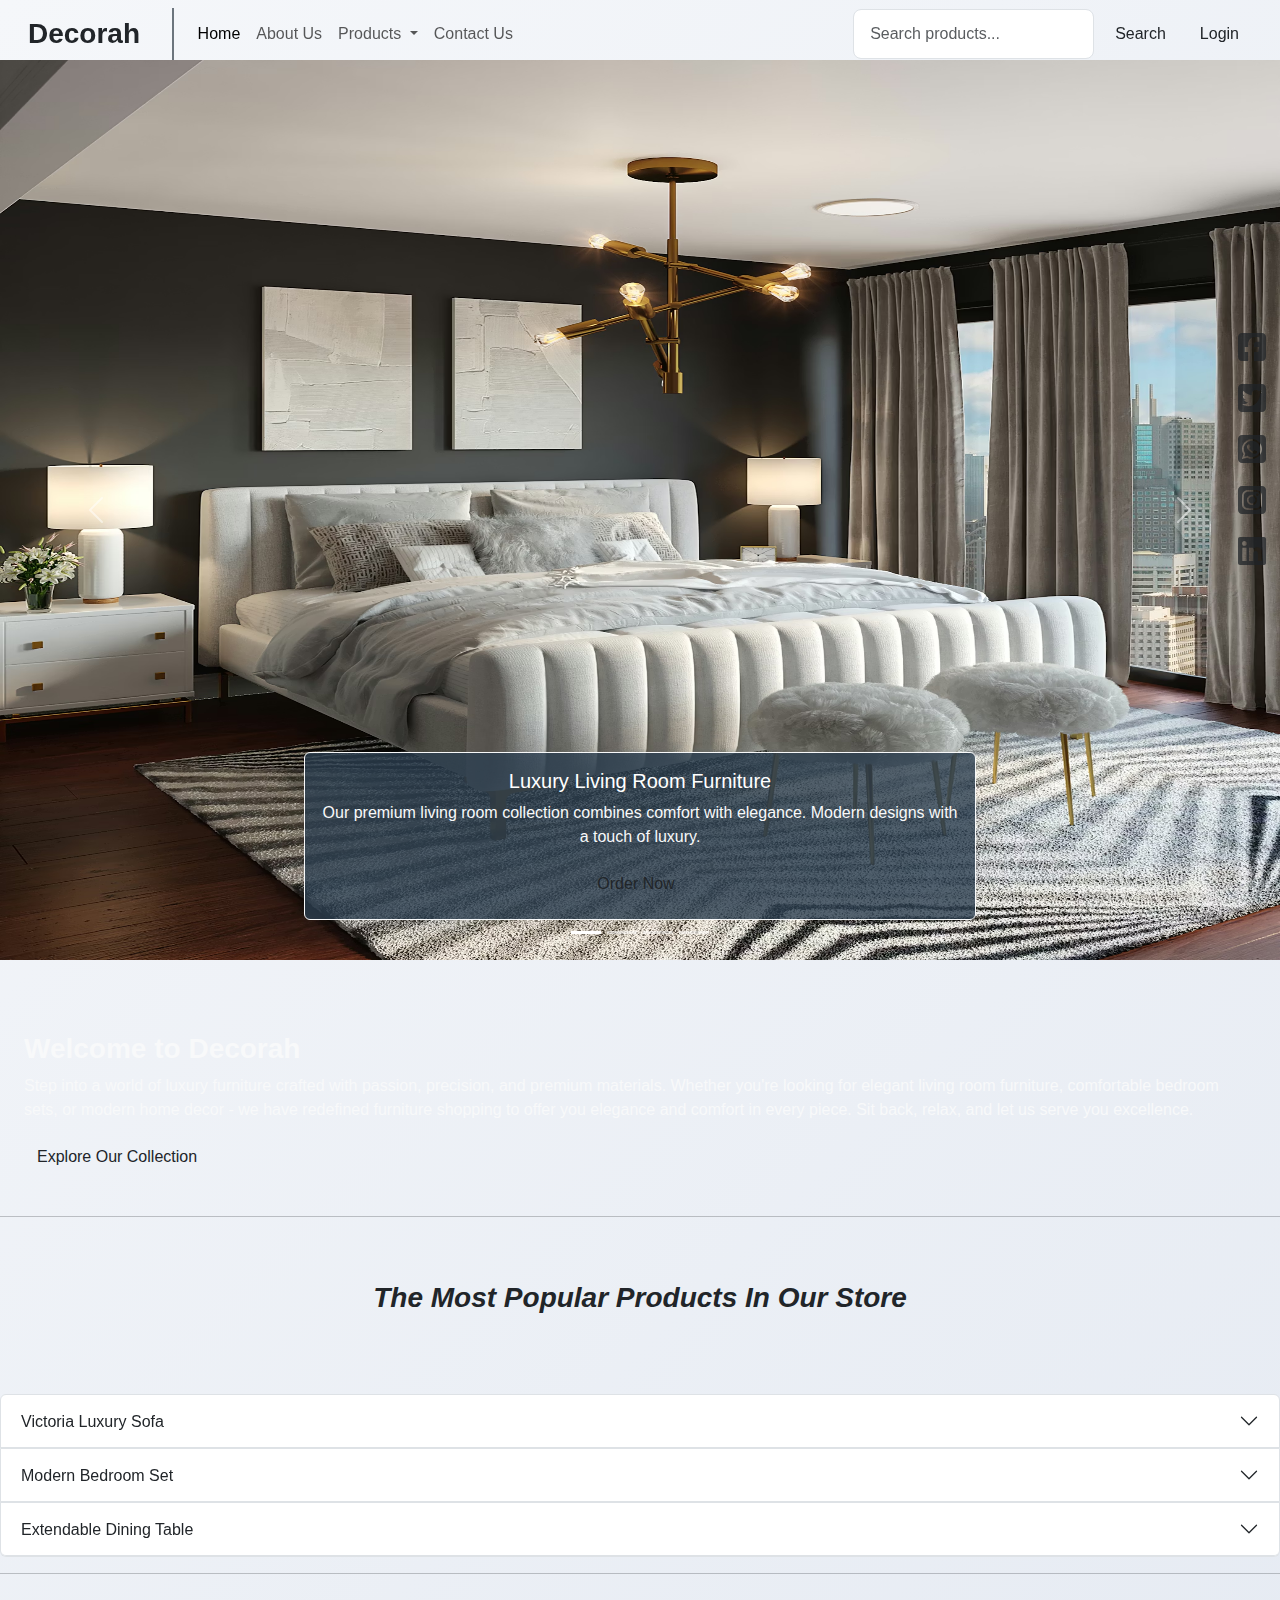
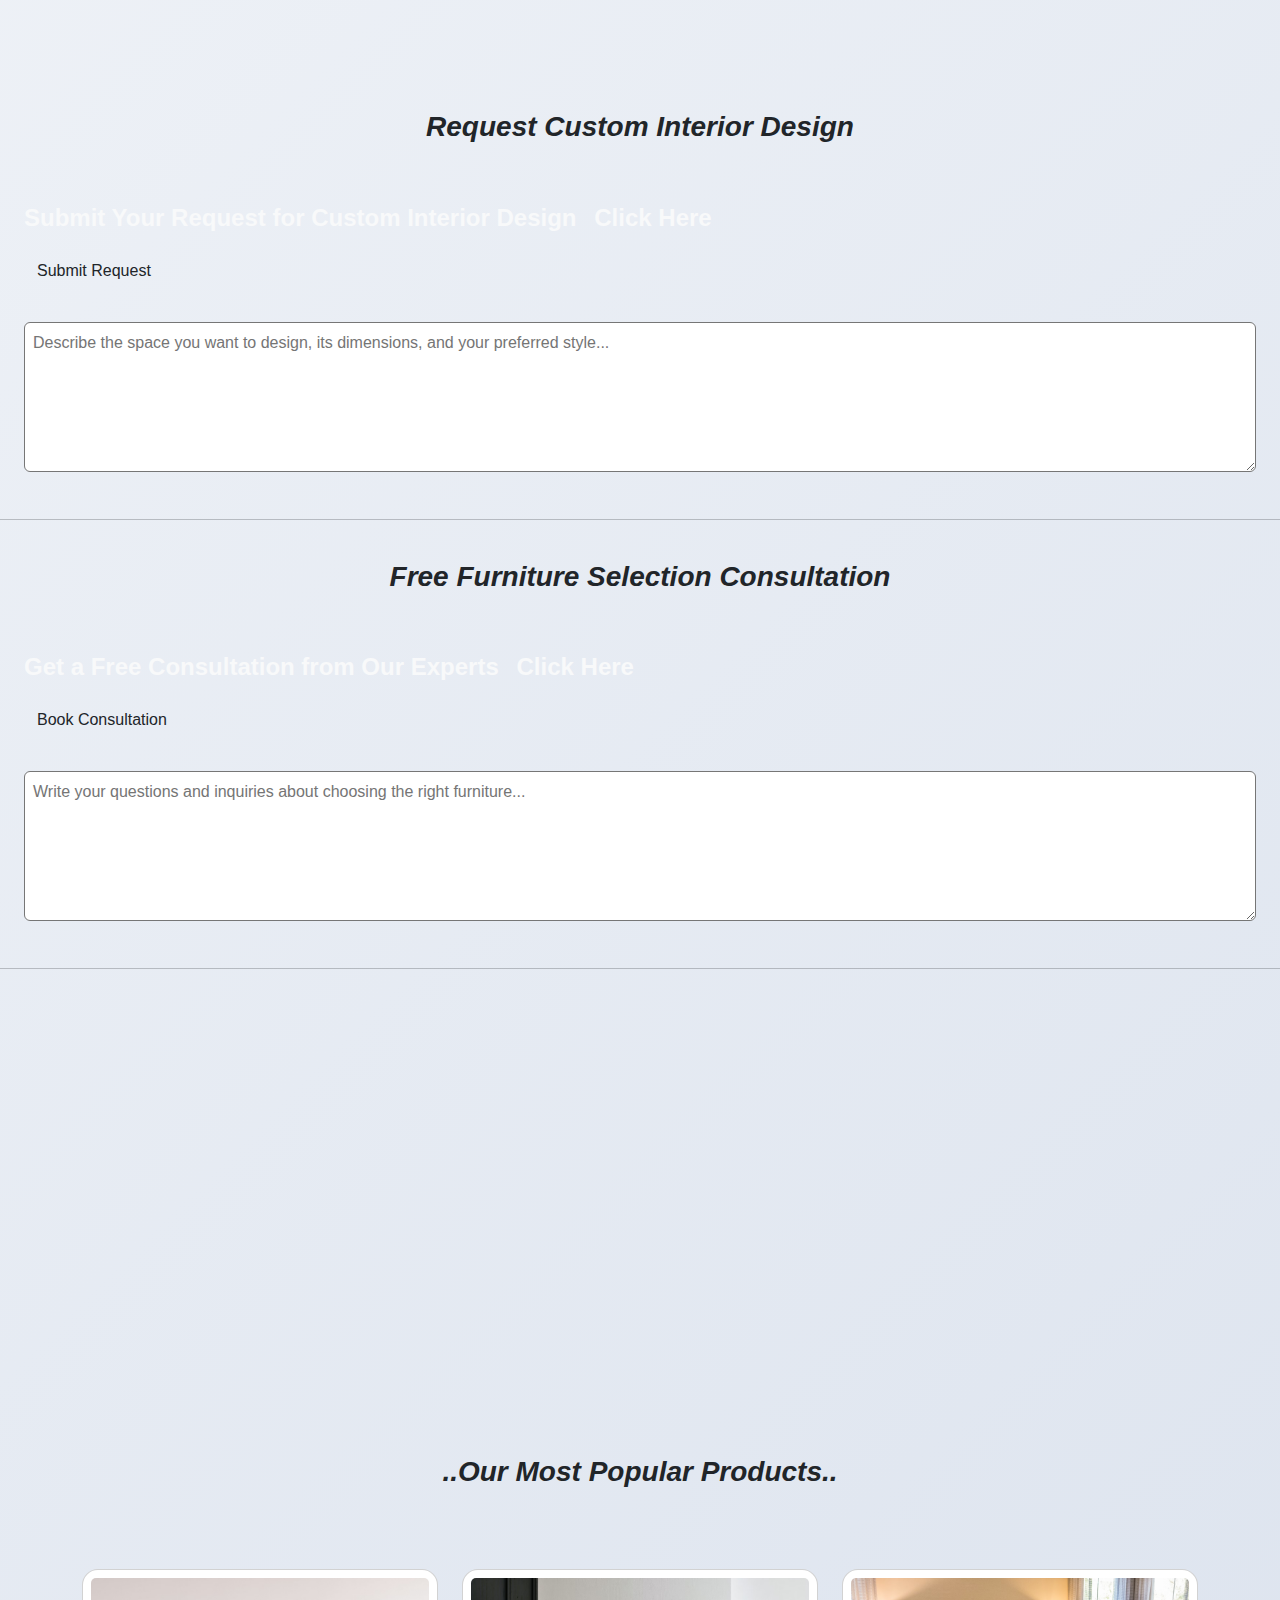
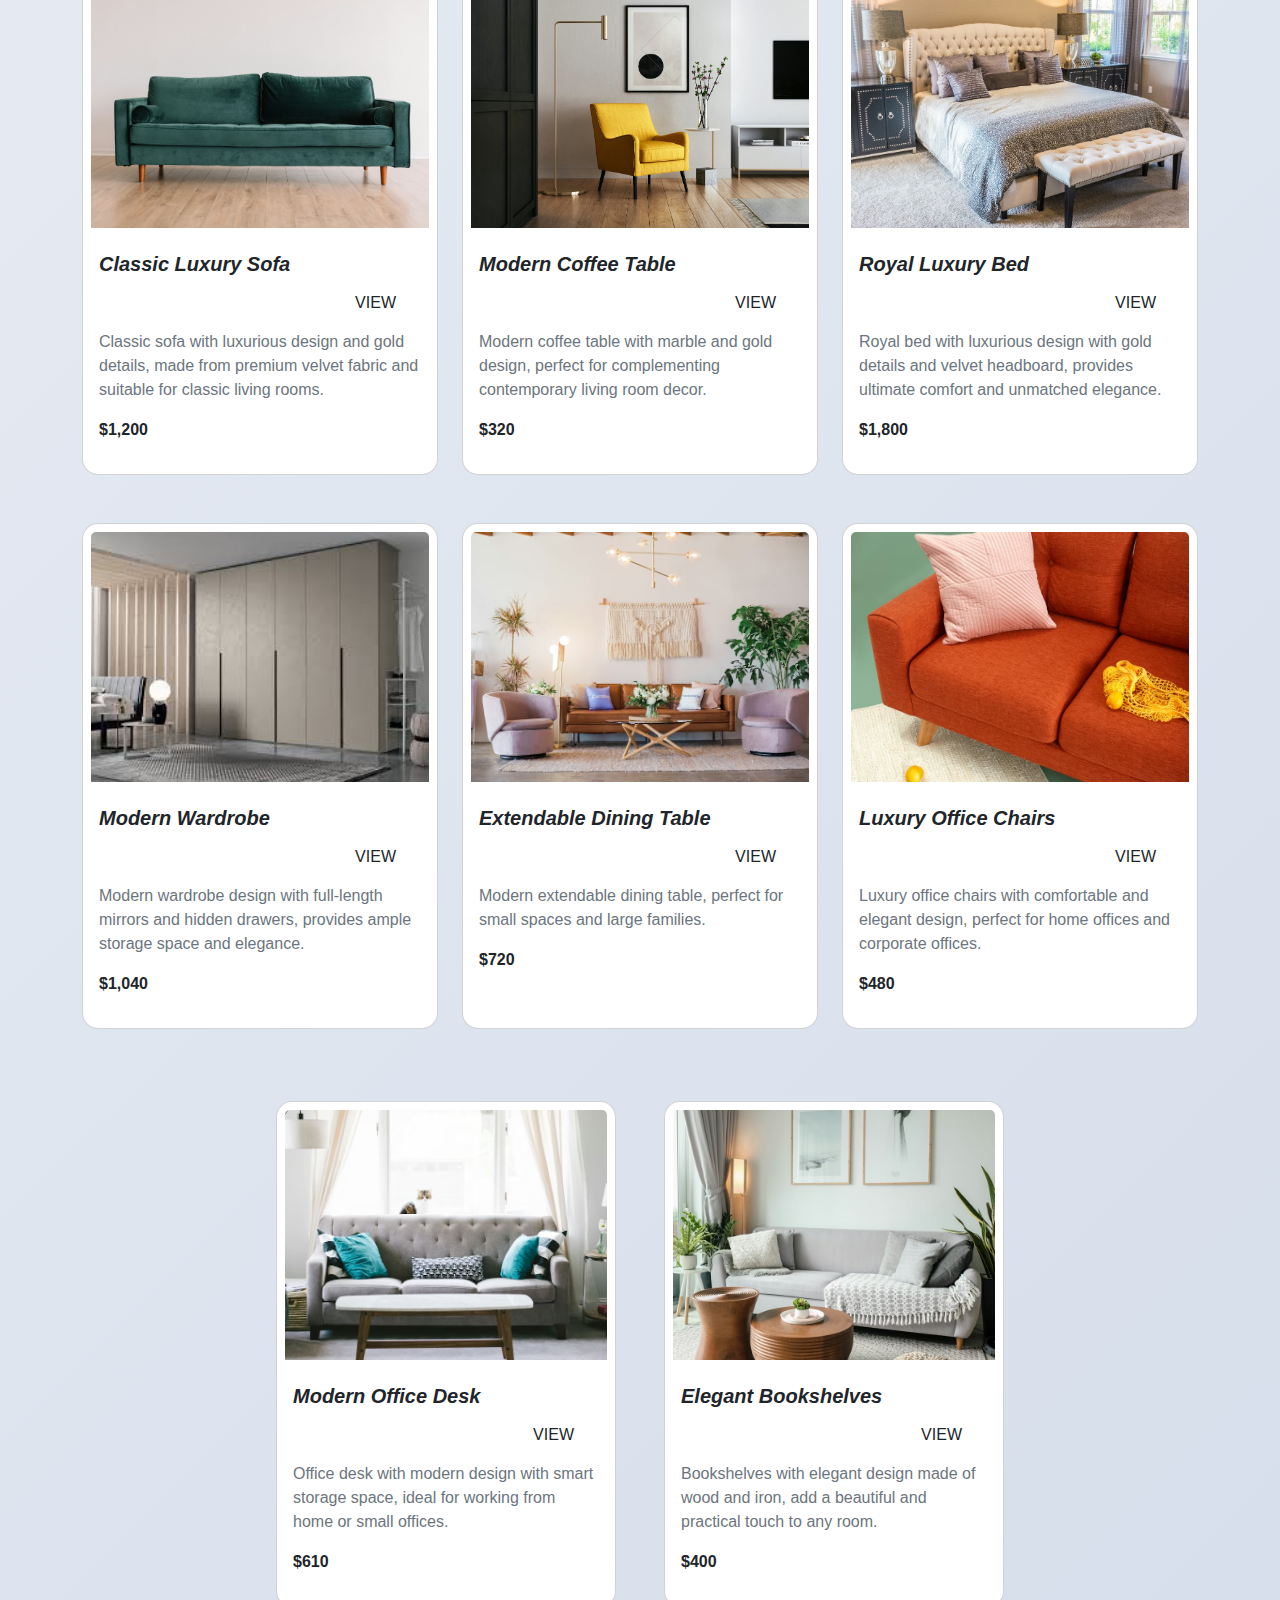
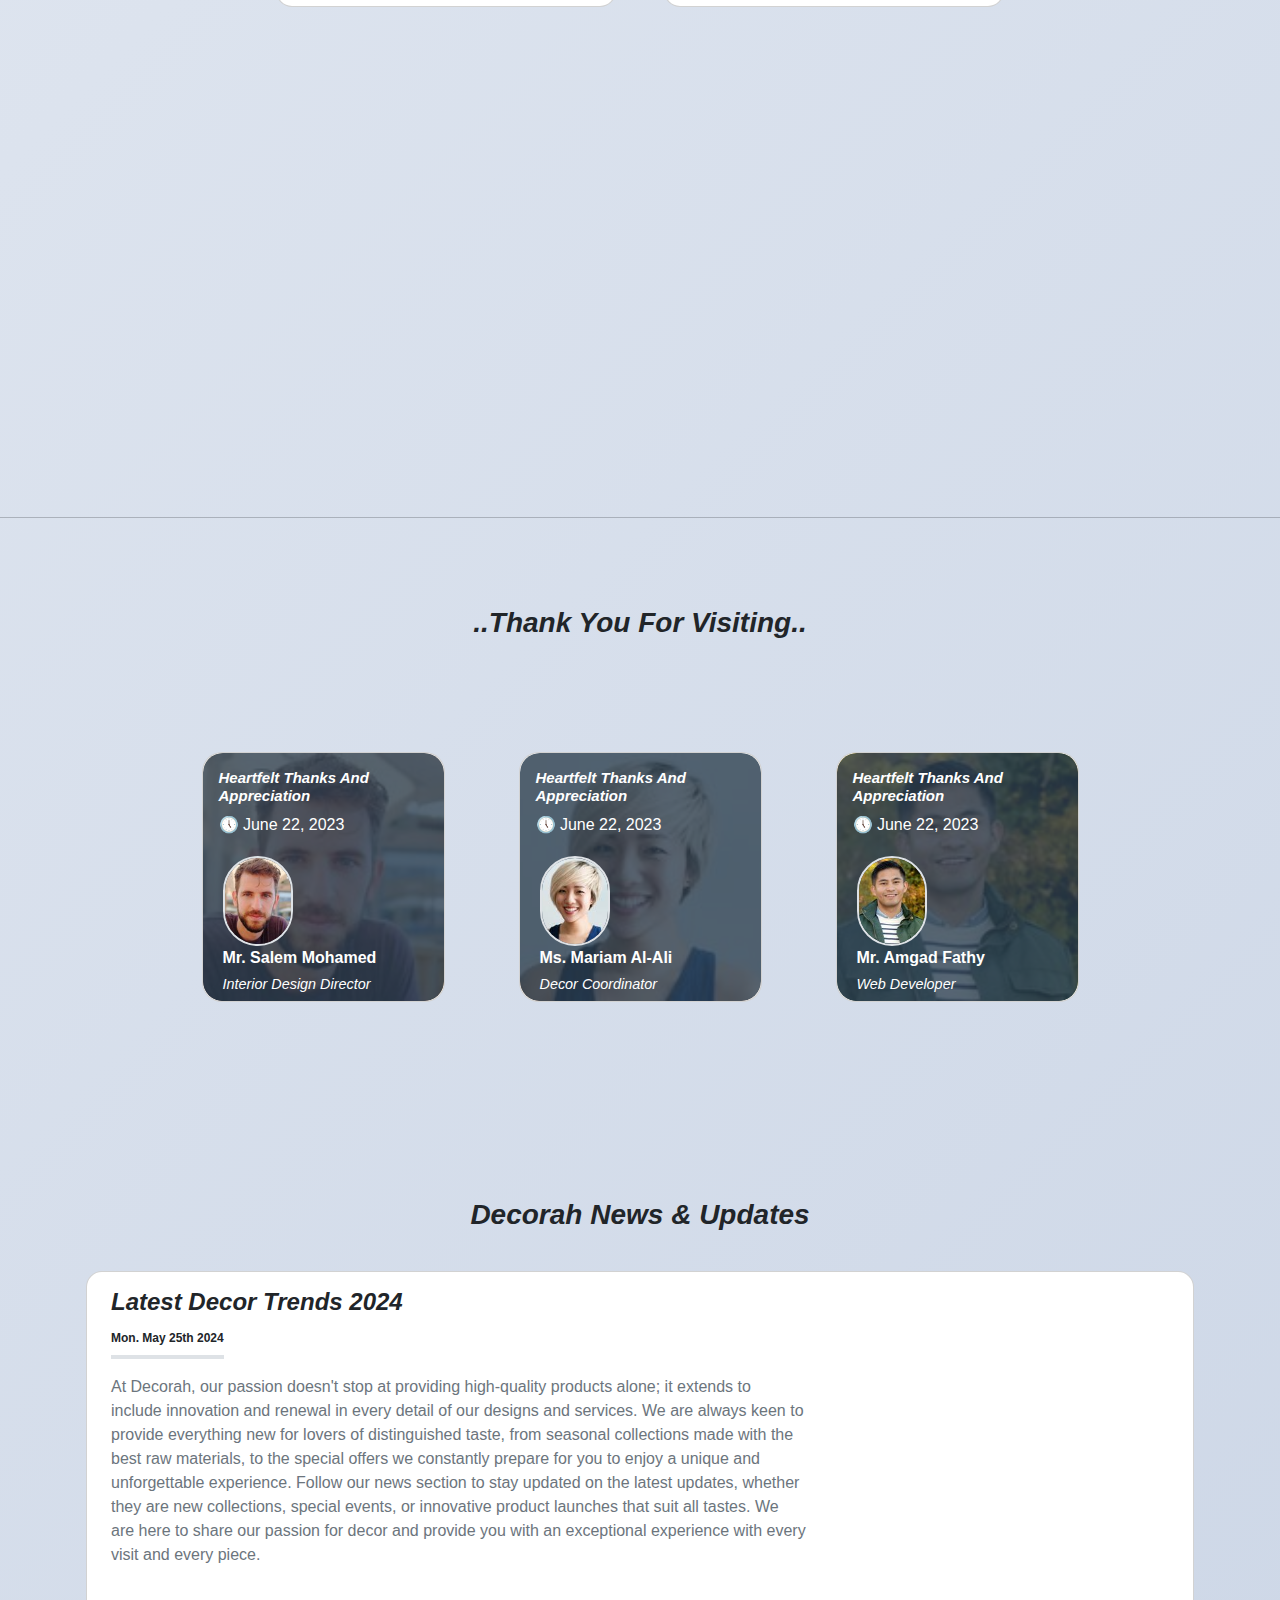
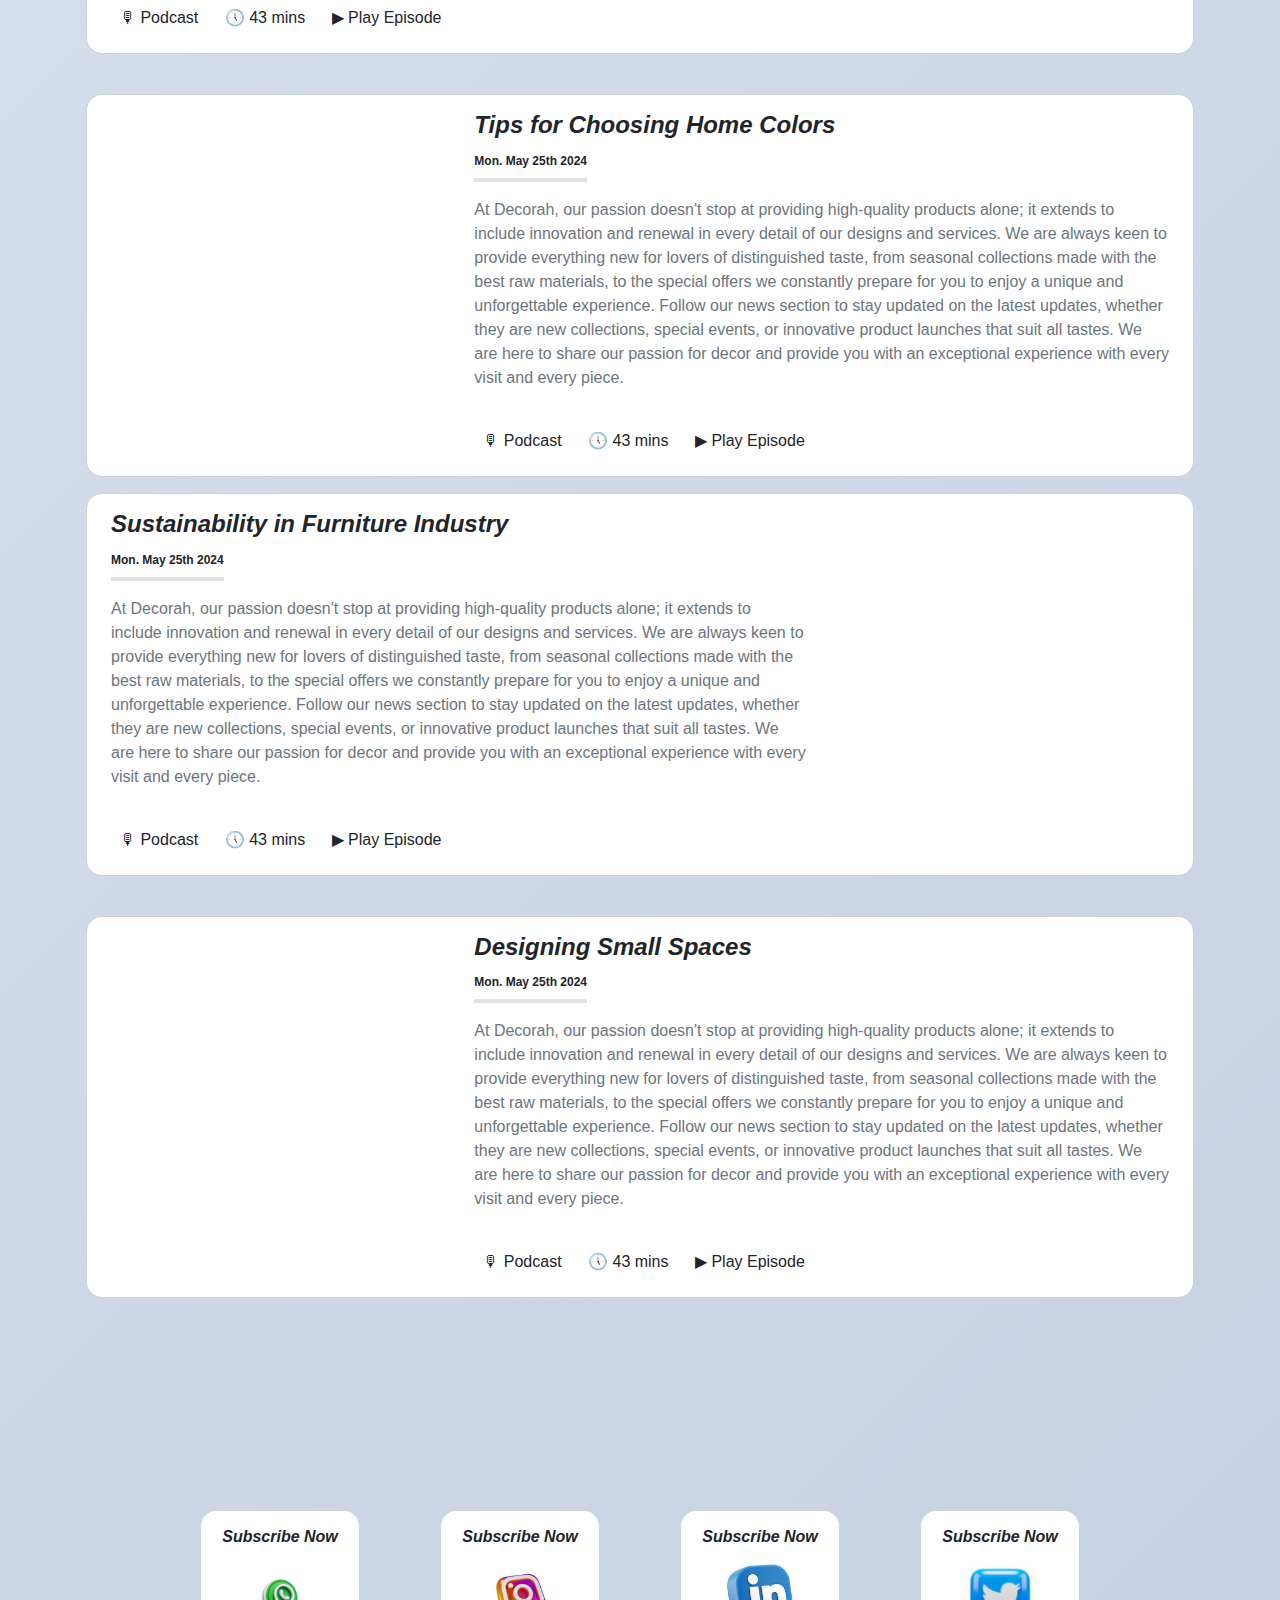
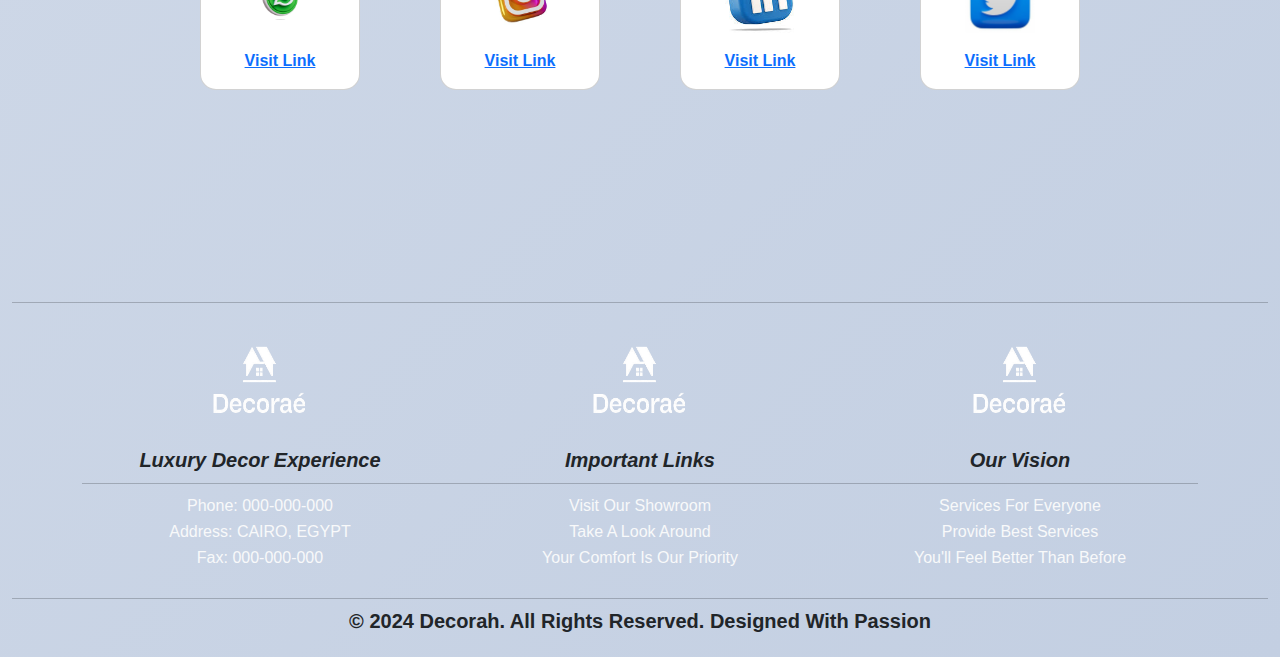
<file: index.html>
<!DOCTYPE html>
<html lang="en">

<head>
    <meta charset="UTF-8">
    <meta name="viewport" content="width=device-width, initial-scale=1.0">
    <title>Decorah | Luxury Furniture Experience</title>
    <link rel="stylesheet" href="css/bootstrap.min.css">
    <link rel="stylesheet" href="css/all.css">
    <link rel="stylesheet" href="css/style.css">
   
</head>

<body>
    <main>
        <header>
            <nav class="navbar navbar-expand-lg navbar-light px-3 fixed-top" style="background-color: var(--light-gray);">
                <div class="container-fluid">
                    <!-- <img src="https://cdn-icons-png.flaticon.com/512/3095/3095113.png" alt="Decorah Logo" width="50px" height="50px"> -->
                    <a class="navbar-brand fs-3 border-end border-secondary pe-3 border-2" href="#" style="color: var(--primary-blue);"><b>Decorah &nbsp;</b></a>
                    <button class="navbar-toggler" type="button" data-bs-toggle="collapse"
                        data-bs-target="#navbarSupportedContent" aria-controls="navbarSupportedContent"
                        aria-expanded="false" aria-label="Toggle navigation">
                        <span class="navbar-toggler-icon"></span>
                    </button>
                    <div class="collapse navbar-collapse" id="navbarSupportedContent">
                        <ul class="navbar-nav me-auto mb-2 mb-lg-0">
                            <li class="nav-item">
                                <a class="nav-link active" aria-current="page" href="#">Home</a>
                            </li>
                            <li class="nav-item">
                                <a class="nav-link" href="#">About Us</a>
                            </li>
                            <li class="nav-item dropdown">
                                <a class="nav-link dropdown-toggle" href="#" id="navbarDropdown" role="button"
                                    data-bs-toggle="dropdown" aria-expanded="false">
                                    Products
                                </a>
                                <ul class="dropdown-menu" aria-labelledby="navbarDropdown">
                                    <li><a class="dropdown-item" href="#">Living Room Furniture</a></li>
                                    <li><a class="dropdown-item" href="#">Bedroom Furniture</a></li>
                                    <li><a class="dropdown-item" href="#">Office Furniture</a></li>
                                    <li><a class="dropdown-item" href="#">Kitchen Furniture</a></li>
                                    <li><a class="dropdown-item" href="#">Decor & Accessories</a></li>
                                    <li><a class="dropdown-item" href="#">Carpets & Rugs</a></li>
                                    <li><a class="dropdown-item" href="#">More...</a></li>
                                </ul>
                            </li>
                            <li class="nav-item">
                                <a class="nav-link" href="#">Contact Us</a>
                            </li>
                        </ul>
                        <form class="d-flex">
                            <input class="form-control me-2" type="search" placeholder="Search products..." aria-label="Search">
                            <button class="btn btn-gold me-2" type="submit">Search</button>
                            <button class="btn btn-outline-gold" data-bs-toggle="modal" data-bs-target="#loginModal"
                                type="button">Login</button>
                        </form>
                    </div>
                </div>
            </nav>
            <div class="modal fade" id="loginModal" tabindex="-1">
                <div class="modal-dialog">
                    <div class="modal-content">
                        <div class="modal-header">
                            <h4 class="modal-title text-blue">Login to Your Account</h4>
                            <button type="button" class="btn-close" data-bs-dismiss="modal" aria-label="Close"></button>
                        </div>
                        <div class="modal-body">
                            <div class="mb-3">
                                <label for="exampleFormControlInput1" class="form-label text-blue">Email Address</label>
                                <input type="email" class="form-control" id="exampleFormControlInput1"
                                    placeholder="Enter your email address">
                            </div>
                            <div class="mb-3">
                                <label for="exampleFormControlInput1" class="form-label text-blue">Password</label>
                                <input type="password" class="form-control" id="exampleFormControlInput1"
                                    placeholder="Enter your password">
                            </div>
                            <input type="checkbox"> Remember me
                            <p class="mt-2 small">New customer? <a href="#" style="color: var(--accent-gold);">Create account</a></p>
                        </div>
                        <div class="modal-footer">
                            <button type="button" class="btn btn-gold w-100" data-bs-dismiss="modal">Login Now</button>
                        </div>
                    </div>
                </div>
            </div>
        </header>

        <div id="carouselExampleCaptions" class="carousel slide" data-bs-ride="carousel" style="height: 100vh; margin-top: 60px;">
            <div class="carousel-indicators">
                <button type="button" data-bs-target="#carouselExampleCaptions" data-bs-slide-to="0" class="active"
                    aria-current="true" aria-label="Slide 1"></button>
                <button type="button" data-bs-target="#carouselExampleCaptions" data-bs-slide-to="1"
                    aria-label="Slide 2"></button>
                <button type="button" data-bs-target="#carouselExampleCaptions" data-bs-slide-to="2"
                    aria-label="Slide 3"></button>
                <button type="button" data-bs-target="#carouselExampleCaptions" data-bs-slide-to="3"
                    aria-label="Slide 4"></button>
            </div>
            <div class="carousel-inner h-100">
                <div class="carousel-item active h-100">
                    <img src="images/a.avif" class="d-block w-100 h-100" alt="Luxury Living Room Furniture">
                    <div class="carousel-caption d-block">
                        <div class="overlay w-75 mx-auto rounded p-3 border border-light"
                            style="background-color: rgba(44, 62, 80, 0.8);">
                            <h4 class="fs-5 fs-md-3 text-gold">Luxury Living Room Furniture</h4>
                            <p class="fs-6 fs-md-5 text-light">Our premium living room collection combines comfort with elegance. Modern designs with a touch of luxury.</p>
                            <button class="btn btn-outline-gold me-2">Order Now</button>
                        </div>
                    </div>
                </div>
                <div class="carousel-item h-100">
                    <img src="images/b.avif" class="d-block w-100 h-100" alt="Comfortable Bedroom Furniture">
                    <div class="carousel-caption d-block">
                        <div class="overlay w-75 mx-auto rounded p-3 border border-light"
                            style="background-color: rgba(44, 62, 80, 0.8);">
                            <h4 class="fs-5 fs-md-3 text-gold">Comfortable Bedroom Furniture</h4>
                            <p class="fs-6 fs-md-5 text-light">Bedrooms designed for unparalleled comfort and lasting elegance. Enjoy peaceful sleep in a luxurious environment.</p>
                            <button class="btn btn-outline-gold me-2">Order Now</button>
                        </div>
                    </div>
                </div>
                <div class="carousel-item h-100">
                    <img src="images/c.avif" class="d-block w-100 h-100" alt="Home Decor & Accessories">
                    <div class="carousel-caption d-block">
                        <div class="overlay w-75 mx-auto rounded p-3 border border-light"
                            style="background-color: rgba(44, 62, 80, 0.8);">
                            <h4 class="fs-5 fs-md-3 text-gold">Home Decor & Accessories</h4>
                            <p class="fs-6 fs-md-5 text-light">Add a beautiful touch to your home with our exclusive collection of modern decor and accessories.</p>
                            <button class="btn btn-outline-gold me-2">Order Now</button>
                        </div>
                    </div>
                </div>
                <div class="carousel-item h-100">
                    <img src="images/d.avif" class="d-block w-100 h-100" alt="Functional Office Furniture">
                    <div class="carousel-caption d-block">
                        <div class="overlay w-75 mx-auto rounded p-3 border border-light"
                            style="background-color: rgba(44, 62, 80, 0.8);">
                            <h4 class="fs-5 fs-md-3 text-gold">Functional Office Furniture</h4>
                            <p class="fs-6 fs-md-5 text-light">Office furniture that combines functionality with elegance. Design your perfect workspace with our specially designed furniture.</p>
                            <button class="btn btn-outline-gold me-2">Order Now</button>
                        </div>
                    </div>
                </div>
            </div>
            <button class="carousel-control-prev" type="button" data-bs-target="#carouselExampleCaptions"
                data-bs-slide="prev">
                <span class="carousel-control-prev-icon" aria-hidden="true"></span>
                <span class="visually-hidden">Previous</span>
            </button>
            <button class="carousel-control-next" type="button" data-bs-target="#carouselExampleCaptions"
                data-bs-slide="next">
                <span class="carousel-control-next-icon" aria-hidden="true"></span>
                <span class="visually-hidden">Next</span>
            </button>
        </div>

        <div
            class="d-flex flex-column position-fixed top-50 end-0 translate-middle-y me-2 gap-3 social-icons opacity-75">
            <a href="#" style="color: var(--accent-gold);"><i class="fab fa-facebook-square fa-2x "></i></a>
            <a href="#" style="color: var(--accent-gold);"><i class="fab fa-twitter-square  fa-2x"></i></a>
            <a href="#" style="color: var(--accent-gold);"><i class="fab fa-whatsapp-square  fa-2x"></i></a>
            <a href="#" style="color: var(--accent-gold);"><i class="fab fa-instagram-square  fa-2x"></i></a>
            <a href="#" style="color: var(--accent-gold);"><i class="fab fa-linkedin  fa-2x"></i></a>
        </div>
    </main>



    <section class="py-5">
        <div class="container-fluid rounded p-4 bg-blue text-light">
            <h3 class="text-gold"><b>Welcome to Decorah</b></h3>
            <p class="text-light">Step into a world of luxury furniture crafted with passion, precision, and premium materials. Whether you're looking for elegant living room furniture, comfortable bedroom sets, or modern home decor - we have redefined furniture shopping to offer you elegance and comfort in every piece. Sit back, relax, and let us serve you excellence.</p>
            <button type="button" class="btn btn-gold">Explore Our Collection</button>
        </div>
        <hr class="border-gold">

        <div class="container-fluid rounded p-5 bg-light-blue">
            <h3 class="text-gold text-center "><i><b>The Most Popular Products In Our Store</b></i></h3>
        </div>

        <div class="accordion mt-4" id="accordionExample">
            <div class="accordion-item">
                <h2 class="accordion-header" id="headingOne">
                    <button class="accordion-button collapsed text-blue shadow-none border-bottom"
                        style="background-color: var(--accent-gold);" type="button" data-bs-toggle="collapse"
                        data-bs-target="#collapseOne" aria-expanded="false" aria-controls="collapseOne">
                        Victoria Luxury Sofa
                    </button>
                </h2>
                <div id="collapseOne" class="accordion-collapse collapse " aria-labelledby="headingOne"
                    data-bs-parent="#accordionExample">
                    <div class="accordion-body bg-light">
                        The Victoria sofa combines ultimate elegance with maximum comfort. Made from premium velvet fabric with memory foam padding. Available in multiple color options and modern design that suits all interior decor tastes. Solid wood frame ensures durability that lasts for years.
                    </div>
                </div>
            </div>
            <div class="accordion-item">
                <h2 class="accordion-header" id="headingTwo">
                    <button
                        class="accordion-button collapsed text-blue shadow-none  border-bottom"
                        style="background-color: var(--accent-gold);" type="button" data-bs-toggle="collapse"
                        data-bs-target="#collapseTwo" aria-expanded="false" aria-controls="collapseTwo">
                        Modern Bedroom Set
                    </button>
                </h2>
                <div id="collapseTwo" class="accordion-collapse collapse" aria-labelledby="headingTwo"
                    data-bs-parent="#accordionExample">
                    <div class="accordion-body bg-light">
                        Complete modern bedroom set with stylish and elegant design. Includes double bed, two wardrobes, dressing table and side table. Made from high-quality beech wood with elegant gold finishes. Provides ample storage space while maintaining visual elegance.
                    </div>
                </div>
            </div>
            <div class="accordion-item">
                <h2 class="accordion-header" id="headingThree">
                    <button class="accordion-button collapsed text-blue shadow-none border-bottom"
                        style="background-color: var(--accent-gold);" type="button" data-bs-toggle="collapse"
                        data-bs-target="#collapseThree" aria-expanded="false" aria-controls="collapseThree">
                        Extendable Dining Table
                    </button>
                </h2>
                <div id="collapseThree" class="accordion-collapse collapse" aria-labelledby="headingThree"
                    data-bs-parent="#accordionExample">
                    <div class="accordion-body bg-light">
                        Modern extendable dining table, perfect for small spaces and large families. Made from solid oak wood with golden metal bases. Seats 6 people and can be extended to seat 10. Scratch and liquid resistant surface with 10-year warranty.
                    </div>
                </div>
            </div>
        </div>
        <hr class="border-gold">
    </section>



    <section class="py-5">
        <div class="container-fluid rounded p-4 bg-light-blue">
            <h3 class="text-gold text-center"><i><b>Request Custom Interior Design</b></i></h3>
        </div>
        <div class="container-fluid rounded p-4 bg-blue text-light">
            <span class="fs-4"><b>Submit Your Request for Custom Interior Design</b></span>
            <span class="fs-4 text-gold"><b>&nbsp Click Here</b></span><br>
        
            <button type="button" class="btn btn-gold mt-3" data-bs-toggle="modal" data-bs-target="#designModal">
                Submit Request
            </button>
        
            <br><br>
            <div class="modal fade" id="designModal" tabindex="-1" aria-labelledby="designModalLabel" aria-hidden="true">
                <div class="modal-dialog mt-5">
                    <div class="modal-content">
                        <div class="modal-header border-bottom bg-blue">
                            <h5 class="modal-title text-gold"><i>Custom Interior Design Request</i></h5>
                            <button type="button" class="btn-close" data-bs-dismiss="modal" aria-label="Close"></button>
                        </div>
                        <div class="modal-body">
                            <p>We will contact you within 24 hours to schedule an appointment with our interior designer.</p>
                            <div class="mb-3">
                                <label class="form-label text-blue">Full Name</label>
                                <input type="text" class="form-control" placeholder="Enter your full name">
                            </div>
                            <div class="mb-3">
                                <label class="form-label text-blue">Phone Number</label>
                                <input type="tel" class="form-control" placeholder="Enter your phone number">
                            </div>
                        </div>
                        <div class="modal-footer">
                            <button type="button" class="btn btn-gold" data-bs-dismiss="modal">Submit Request</button>
                            <button type="button" class="btn btn-outline-gold" data-bs-dismiss="modal">Cancel</button>
                        </div>
                    </div>
                </div>
            </div>
            <textarea class="rounded mt-2 w-100 p-2" style="height: 150px;" placeholder="Describe the space you want to design, its dimensions, and your preferred style..."></textarea>
        </div>
        <hr class="border-gold">

        <div class="container-fluid rounded p-4 bg-light-blue">
            <h3 class="text-gold text-center"><i><b>Free Furniture Selection Consultation</b></i></h3>
        </div>
        <div class="container-fluid rounded p-4 bg-blue text-light">
            <span class="fs-4"><b>Get a Free Consultation from Our Experts</b></span>
            <span class="fs-4 text-gold"><b>&nbsp Click Here</b></span><br>
        
            <button type="button" class="btn btn-gold mt-3" data-bs-toggle="modal" data-bs-target="#consultationModal">
                Book Consultation
            </button>
        
            <br><br>
            <div class="modal fade" id="consultationModal" tabindex="-1" aria-labelledby="consultationModalLabel" aria-hidden="true">
                <div class="modal-dialog mt-5">
                    <div class="modal-content">
                        <div class="modal-header border-bottom bg-blue">
                            <h5 class="modal-title text-gold"><i>Free Consultation</i></h5>
                            <button type="button" class="btn-close" data-bs-dismiss="modal" aria-label="Close"></button>
                        </div>
                        <div class="modal-body">
                            <p>Choose the convenient time for you to speak with one of our decor experts.</p>
                            <div class="mb-3">
                                <label class="form-label text-blue">Preferred Day</label>
                                <select class="form-select">
                                    <option selected>Choose Day</option>
                                    <option value="1">Saturday</option>
                                    <option value="2">Sunday</option>
                                    <option value="3">Monday</option>
                                    <option value="4">Tuesday</option>
                                    <option value="5">Wednesday</option>
                                    <option value="6">Thursday</option>
                                    <option value="7">Friday</option>
                                </select>
                            </div>
                        </div>
                        <div class="modal-footer">
                            <button type="button" class="btn btn-gold" data-bs-dismiss="modal">Confirm Booking</button>
                            <button type="button" class="btn btn-outline-gold" data-bs-dismiss="modal">Cancel</button>
                        </div>
                    </div>
                </div>
            </div>
            <textarea class="rounded mt-2 w-100 p-2" style="height: 150px;" placeholder="Write your questions and inquiries about choosing the right furniture..."></textarea>
        </div>
        <hr class="border-gold">
    </section>



    <section>
        <div class="container-fluid"
            style="background-image: url('images/a.avif'); height: 350px; background-size: cover; background-position: center; background-repeat: no-repeat; background-attachment: fixed;">
        </div>
    </section>



    <section class="py-5">
        <div class="container-fluid rounded p-4 bg-light-blue">
            <h3 class="text-gold text-center"><i><b>..Our Most Popular Products..</b></i></h3>
        </div>
        <div class="container my-5">
            <div class="row g-4 justify-content-center">
                <div class="col-sm-4 col-10">
                    <div class="card h-100 special-card">
                        <div class="p-2">
                            <img src="images/d.avif" class="card-img-top" alt="Classic Luxury Sofa" style="height: 250px; object-fit: cover;">
                        </div>

                        <div class="card-body">
                            <h5 class="card-title text-blue"><b><i>Classic Luxury Sofa</i></b></h5>
                            <div class="d-flex">
                                <a href="#" class="btn btn-gold d-inline-block ms-auto px-4">VIEW</a>
                            </div>
                            <p class="card-text mt-2 text-secondary">
                                Classic sofa with luxurious design and gold details, made from premium velvet fabric and suitable for classic living rooms.
                            </p>
                            <p class="text-gold fw-bold">$1,200</p>
                        </div>
                    </div>
                </div>

                <div class="col-sm-4 col-10">
                    <div class="card h-100 special-card">
                        <div class="p-2">
                            <img src="images/c.avif" class="card-img-top" alt="Modern Coffee Table" style="height: 250px; object-fit: cover;">
                        </div>
                        <div class="card-body">
                            <h5 class="card-title text-blue"><b><i>Modern Coffee Table</i></b></h5>
                            <div class="d-flex">
                                <a href="#" class="btn btn-gold d-inline-block ms-auto px-4">VIEW</a>
                            </div>
                            <p class="card-text mt-2 text-secondary">
                                Modern coffee table with marble and gold design, perfect for complementing contemporary living room decor.
                            </p>
                            <p class="text-gold fw-bold">$320</p>
                        </div>
                    </div>
                </div>

                <div class="col-sm-4 col-10">
                    <div class="card h-100 special-card">
                        <div class="p-2">
                            <img src="images/b.avif" class="card-img-top" alt="Royal Luxury Bed" style="height: 250px; object-fit: cover;">
                        </div>
                        <div class="card-body">
                            <h5 class="card-title text-blue"><b><i>Royal Luxury Bed</i></b></h5>
                            <div class="d-flex">
                                <a href="#" class="btn btn-gold d-inline-block ms-auto px-4">VIEW</a>
                            </div>
                            <p class="card-text mt-2 text-secondary">
                                Royal bed with luxurious design with gold details and velvet headboard, provides ultimate comfort and unmatched elegance.
                            </p>
                            <p class="text-gold fw-bold">$1,800</p>
                        </div>
                    </div>
                </div>
            </div>

            <div class="row g-4 mt-4 justify-content-center">
                <div class="col-sm-4 col-10">
                    <div class="card h-100 special-card">
                        <div class="p-2">
                            <img src="images/j.jpg" class="card-img-top" alt="Modern Wardrobe" style="height: 250px; object-fit: cover;">
                        </div>
                        <div class="card-body">
                            <h5 class="card-title text-blue"><b><i>Modern Wardrobe</i></b></h5>
                            <div class="d-flex">
                                <a href="#" class="btn btn-gold d-inline-block ms-auto px-4">VIEW</a>
                            </div>
                            <p class="card-text mt-2 text-secondary">
                                Modern wardrobe design with full-length mirrors and hidden drawers, provides ample storage space and elegance.
                            </p>
                            <p class="text-gold fw-bold">$1,040</p>
                        </div>
                    </div>
                </div>

                <div class="col-sm-4 col-10">
                    <div class="card h-100 special-card">
                        <div class="p-2">
                            <img src="images/e.avif" class="card-img-top" alt="Extendable Dining Table" style="height: 250px; object-fit: cover;">
                        </div>
                        <div class="card-body">
                            <h5 class="card-title text-blue"><b><i>Extendable Dining Table</i></b></h5>
                            <div class="d-flex">
                                <a href="#" class="btn btn-gold d-inline-block ms-auto px-4">VIEW</a>
                            </div>
                            <p class="card-text mt-2 text-secondary">
                                Modern extendable dining table, perfect for small spaces and large families.
                            </p>
                            <p class="text-gold fw-bold">$720</p>
                        </div>
                    </div>
                </div>

                <div class="col-sm-4 col-10">
                    <div class="card h-100 special-card">
                        <div class="p-2">
                            <img src="images/f.avif" class="card-img-top" alt="Luxury Office Chairs" style="height: 250px; object-fit: cover;">
                        </div>
                        <div class="card-body">
                            <h5 class="card-title text-blue"><b><i>Luxury Office Chairs</i></b></h5>
                            <div class="d-flex">
                                <a href="#" class="btn btn-gold d-inline-block ms-auto px-4">VIEW</a>
                            </div>
                            <p class="card-text mt-2 text-secondary">
                                Luxury office chairs with comfortable and elegant design, perfect for home offices and corporate offices.
                            </p>
                            <p class="text-gold fw-bold">$480</p>
                        </div>
                    </div>
                </div>
            </div>

            <div class="row g-5 mt-4 justify-content-center">
                <div class="col-sm-4 col-10 mb-5">
                    <div class="card h-100 special-card">
                        <div class="p-2">
                            <img src="images/g.avif" class="card-img-top" alt="Modern Office Desk" style="height: 250px; object-fit: cover;">
                        </div>
                        <div class="card-body">
                            <h5 class="card-title text-blue"><b><i>Modern Office Desk</i></b></h5>
                            <div class="d-flex">
                                <a href="#" class="btn btn-gold d-inline-block ms-auto px-4">VIEW</a>
                            </div>
                            <p class="card-text mt-2 text-secondary">
                                Office desk with modern design with smart storage space, ideal for working from home or small offices.
                            </p>
                            <p class="text-gold fw-bold">$610</p>
                        </div>
                    </div>
                </div>

                <div class="col-sm-4 col-10 mb-5">
                    <div class="card h-100 special-card">
                        <div class="p-2">
                            <img src="images/h.avif" class="card-img-top" alt="Elegant Bookshelves" style="height: 250px; object-fit: cover;">
                        </div>
                        <div class="card-body">
                            <h5 class="card-title text-blue"><b><i>Elegant Bookshelves</i></b></h5>
                            <div class="d-flex">
                                <a href="#" class="btn btn-gold d-inline-block ms-auto px-4">VIEW</a>
                            </div>
                            <p class="card-text mt-2 text-secondary">
                                Bookshelves with elegant design made of wood and iron, add a beautiful and practical touch to any room.
                            </p>
                            <p class="text-gold fw-bold">$400</p>
                        </div>
                    </div>
                </div>
            </div>
        </div>
    </section>


    <section>
        <div class="container-fluid"
            style="background-image: url('images/i.avif'); height: 350px; background-size: cover; background-position: center; background-repeat: no-repeat; background-attachment: fixed;">
        </div>
        <hr class="border-gold">
    </section>


    <section class="py-5">
        <div class="container-fluid rounded py-4 bg-light-blue">
            <h3 class="text-gold text-center"><i><b>..Thank You For Visiting..</b></i></h3>
        </div>
        <div class="container px-5 " style="margin-top: 80px;">
            <div class="row justify-content-center" style="gap: 50px;">
                <div class="col-sm-3 col-8">
                    <div class="card bg-blue text-white custom-card" style="height: 250px;border-radius: 20px;">
                        <img src="images/1.jpg" class="card-img h-100" alt="Mr. Salem Mohamed" style="border-radius: 20px; object-fit: cover;">
                        <div class="card-img-overlay h-100"
                            style="background-color: rgba(44, 62, 80, 0.8);border-radius: 20px;">
                            <h5 class="card-title " style="font-size:15px;color: var(--light-gold)"><b><i>Heartfelt Thanks And Appreciation</i></b></h5>
                            <p class="card-text" style="color: var(--light-gold)">🕔 June 22, 2023</p>
                            <img src="images/1.jpg" alt="Mr. Salem Mohamed"
                                class="rounded-pill border border-2 border-gold position-absolute"
                                style="width: 70px; height: 90px; bottom: 55px; left: 20px; object-fit: cover;" />
                            <div style="position: absolute; bottom: 5px; left: 20px;">
                                <p class="mb-1 fw-semibold" style="font-size: 1rem;">Mr. Salem Mohamed</p>
                                <p class="mb-0 fst-italic" style="font-size: 0.9rem;">Interior Design Director</p>
                            </div>
                        </div>
                    </div>
                </div>

                <div class="col-sm-3 col-8">
                    <div class="card bg-blue text-white custom-card" style="height: 250px;border-radius: 20px;">
                        <img src="images/2.jpg" class="card-img h-100" alt="Ms. Mariam Al-Ali" style="border-radius: 20px; object-fit: cover;">
                        <div class="card-img-overlay h-100"
                            style="background-color: rgba(44, 62, 80, 0.8);border-radius: 20px;">
                            <h5 class="card-title " style="font-size:15px;color: var(--light-gold)"><b><i>Heartfelt Thanks And Appreciation</i></b></h5>
                            <p class="card-text" style="color: var(--light-gold)">🕔 June 22, 2023</p>
                            <img src="images/2.jpg" alt="Ms. Mariam Al-Ali"
                                class="rounded-pill border border-2 border-gold position-absolute"
                                style="width: 70px; height: 90px; bottom: 55px; left: 20px; object-fit: cover;" />
                            <div style="position: absolute; bottom: 5px; left: 20px;">
                                <p class="mb-1 fw-semibold" style="font-size: 1rem;">Ms. Mariam Al-Ali</p>
                                <p class="mb-0 fst-italic" style="font-size: 0.9rem;">Decor Coordinator</p>
                            </div>
                        </div>
                    </div>
                </div>

                <div class="col-sm-3 col-8">
                    <div class="card bg-blue text-white custom-card" style="height: 250px;border-radius: 20px;">
                        <img src="images/3.jpg" class="card-img h-100" alt="Mr. Amgad Fathy" style="border-radius: 20px; object-fit: cover;">
                        <div class="card-img-overlay h-100"
                            style="background-color: rgba(44, 62, 80, 0.8);border-radius: 20px;">
                            <h5 class="card-title " style="font-size:15px;color: var(--light-gold)"><b><i>Heartfelt Thanks And Appreciation</i></b></h5>
                            <p class="card-text" style="color: var(--light-gold)">🕔 June 22, 2023</p>
                            <img src="images/3.jpg" alt="Mr. Amgad Fathy"
                                class="rounded-pill border border-2 border-gold position-absolute"
                                style="width: 70px; height: 90px; bottom: 55px; left: 20px; object-fit: cover;" />
                            <div style="position: absolute; bottom: 5px; left: 20px;">
                                <p class="mb-1 fw-semibold" style="font-size: 1rem;">Mr. Amgad Fathy</p>
                                <p class="mb-0 fst-italic" style="font-size: 0.9rem;">Web Developer</p>
                            </div>
                        </div>
                    </div>
                </div>
            </div>
        </div>
    </section>



    <section class="py-5">
        <h3 class="text-center text-blue" style="margin-top: 100px;"><b><i>Decorah News & Updates</i></b></h3>
        <div class="container-md wider-container px-0 px-md-3" style="margin-top: 40px;">
            <div class="card mb-3 w-100 px-2 special-card">
                <div class="row g-0 h-100">
                    <div class="col-md-4 clip-slant order-1 order-md-2 d-none d-md-block">
                        <div class="special-image special-image1 min-vh-25 h-100"></div>
                    </div>
                    <div class="col-md-4 order-1 order-md-2 d-md-none d-block clip-rect">
                        <div class="special-image special-image1 "></div>
                    </div>
                    <div class="col-md-8 d-flex order-2 order-md-1">
                        <div class="card-body my-auto">
                            <h3 class="card-title text-gold" style="font-size: 1.5rem;"><b><i>Latest Decor Trends 2024</i></b></h3>
                            <p class="card-text border-bottom d-inline-block border-4" style="border-color: var(--accent-gold); font-size: 12px; padding-bottom: 0.5rem;">
                                <b>Mon. May 25th 2024</b>
                            </p>
                            <p class="card-text fs-6 d-none d-md-block text-secondary">
                                At Decorah, our passion doesn't stop at providing high-quality products alone; it extends to include innovation and renewal in every detail of our designs and services. We are always keen to provide everything new for lovers of distinguished taste, from seasonal collections made with the best raw materials, to the special offers we constantly prepare for you to enjoy a unique and unforgettable experience. Follow our news section to stay updated on the latest updates, whether they are new collections, special events, or innovative product launches that suit all tastes. We are here to share our passion for decor and provide you with an exceptional experience with every visit and every piece.
                            </p>
                            <p class="card-text  d-md-none d-block" style="font-size: 13px; color: #666;">
                                At Decorah, our passion doesn't stop at providing high-quality products alone; it extends to include innovation and renewal in every detail of our designs and services. We are always keen to provide everything new for lovers of distinguished taste, from seasonal collections made with the best raw materials.
                            </p>
                            <a href="#"
                                class="btn btn-gold d-inline-block ms-auto px-2 mt-3 special-btn me-1 fs-6">🎙
                                Podcast</a>
                            <a href="#"
                                class="btn btn-gold d-inline-block ms-auto px-2 mt-3 special-btn me-1 fs-6">🕔
                                43 mins</a>
                            <a href="#"
                                class="btn btn-gold d-inline-block ms-auto px-2 mt-3 special-btn fs-6">▶
                                Play Episode</a>
                        </div>
                    </div>
                </div>
            </div>

            <div class="card mb-3 w-100 px-2 special-card" style="margin-top: 40px;">
                <div class="row g-0 h-100">
                    <div class="col-md-4  order-1 order-md-1 d-none d-md-block clip-slant2">
                        <div class="special-image special-image2 min-vh-25 h-100"></div>
                    </div>
                    <div class="col-md-4 order-1 order-md-1 d-md-none d-block clip-rect">
                        <div class="special-image special-image2 "></div>
                    </div>
                    <div class="col-md-8 d-flex order-2 order-md-1">
                        <div class="card-body my-auto">
                            <h3 class="card-title text-gold" style="font-size: 1.5rem;"><b><i>Tips for Choosing Home Colors</i></b></h3>
                            <p class="card-text border-bottom d-inline-block border-4" style="border-color: var(--accent-gold); font-size: 12px; padding-bottom: 0.5rem;">
                                <b>Mon. May 25th 2024</b>
                            </p>
                            <p class="card-text fs-6 d-none d-md-block text-secondary">
                                At Decorah, our passion doesn't stop at providing high-quality products alone; it extends to include innovation and renewal in every detail of our designs and services. We are always keen to provide everything new for lovers of distinguished taste, from seasonal collections made with the best raw materials, to the special offers we constantly prepare for you to enjoy a unique and unforgettable experience. Follow our news section to stay updated on the latest updates, whether they are new collections, special events, or innovative product launches that suit all tastes. We are here to share our passion for decor and provide you with an exceptional experience with every visit and every piece.
                            </p>
                            <p class="card-text  d-md-none d-block" style="font-size: 13px; color: #666;">
                                At Decorah, our passion doesn't stop at providing high-quality products alone; it extends to include innovation and renewal in every detail of our designs and services. We are always keen to provide everything new for lovers of distinguished taste.
                            </p>
                            <a href="#"
                                class="btn btn-gold d-inline-block ms-auto px-2 mt-3 special-btn me-1 fs-6">🎙
                                Podcast</a>
                            <a href="#"
                                class="btn btn-gold d-inline-block ms-auto px-2 mt-3 special-btn me-1 fs-6">🕔
                                43
                                mins</a>
                            <a href="#"
                                class="btn btn-gold d-inline-block ms-auto px-2 mt-3 special-btn fs-6">▶
                                Play Episode</a>
                        </div>
                    </div>
                </div>
            </div>

            <div class="card mb-3 w-100 px-2 special-card">
                <div class="row g-0 h-100">
                    <div class="col-md-4 clip-slant order-1 order-md-2 d-none d-md-block">
                        <div class="special-image special-image3 min-vh-25 h-100"></div>
                    </div>
                    <div class="col-md-4 order-1 order-md-2 d-md-none d-block clip-rect">
                        <div class="special-image special-image3 "></div>
                    </div>
                    <div class="col-md-8 d-flex order-2 order-md-1">
                        <div class="card-body my-auto">
                            <h3 class="card-title text-gold" style="font-size: 1.5rem;"><b><i>Sustainability in Furniture Industry</i></b></h3>
                            <p class="card-text border-bottom d-inline-block border-4" style="border-color: var(--accent-gold); font-size: 12px; padding-bottom: 0.5rem;">
                                <b>Mon. May 25th 2024</b>
                            </p>
                            <p class="card-text fs-6 d-none d-md-block text-secondary">
                                At Decorah, our passion doesn't stop at providing high-quality products alone; it extends to include innovation and renewal in every detail of our designs and services. We are always keen to provide everything new for lovers of distinguished taste, from seasonal collections made with the best raw materials, to the special offers we constantly prepare for you to enjoy a unique and unforgettable experience. Follow our news section to stay updated on the latest updates, whether they are new collections, special events, or innovative product launches that suit all tastes. We are here to share our passion for decor and provide you with an exceptional experience with every visit and every piece.
                            </p>
                            <p class="card-text  d-md-none d-block" style="font-size: 13px; color: #666;">
                                At Decorah, our passion doesn't stop at providing high-quality products alone; it extends to include innovation and renewal in every detail of our designs and services.
                            </p>
                            <a href="#" class="btn btn-gold d-inline-block ms-auto px-2 mt-3 special-btn me-1 fs-6">🎙
                                Podcast</a>
                            <a href="#" class="btn btn-gold d-inline-block ms-auto px-2 mt-3 special-btn me-1 fs-6">🕔
                                43 mins</a>
                            <a href="#" class="btn btn-gold d-inline-block ms-auto px-2 mt-3 special-btn fs-6">▶
                                Play Episode</a>
                        </div>
                    </div>
                </div>
            </div>

        <div class="card mb-3 w-100 px-2 special-card" style="margin-top: 40px;">
            <div class="row g-0 h-100">
                <div class="col-md-4  order-1 order-md-1 d-none d-md-block clip-slant2">
                    <div class="special-image special-image4 min-vh-25 h-100"></div>
                </div>
                <div class="col-md-4 order-1 order-md-1 d-md-none d-block clip-rect">
                    <div class="special-image special-image4 "></div>
                </div>
                <div class="col-md-8 d-flex order-2 order-md-1">
                    <div class="card-body my-auto">
                        <h3 class="card-title text-gold" style="font-size: 1.5rem;"><b><i>Designing Small Spaces</i></b></h3>
                        <p class="card-text border-bottom d-inline-block border-4" style="border-color: var(--accent-gold); font-size: 12px; padding-bottom: 0.5rem;">
                            <b>Mon. May 25th 2024</b>
                        </p>
                        <p class="card-text fs-6 d-none d-md-block text-secondary">
                            At Decorah, our passion doesn't stop at providing high-quality products alone; it extends to include innovation and renewal in every detail of our designs and services. We are always keen to provide everything new for lovers of distinguished taste, from seasonal collections made with the best raw materials, to the special offers we constantly prepare for you to enjoy a unique and unforgettable experience. Follow our news section to stay updated on the latest updates, whether they are new collections, special events, or innovative product launches that suit all tastes. We are here to share our passion for decor and provide you with an exceptional experience with every visit and every piece.
                        </p>
                        <p class="card-text  d-md-none d-block" style="font-size: 13px; color: #666;">
                            At Decorah, our passion doesn't stop at providing high-quality products alone; it extends to include innovation and renewal in every detail of our designs and services.
                        </p>
                        <a href="#" class="btn btn-gold d-inline-block ms-auto px-2 mt-3 special-btn me-1 fs-6">🎙
                            Podcast</a>
                        <a href="#" class="btn btn-gold d-inline-block ms-auto px-2 mt-3 special-btn me-1 fs-6">🕔
                            43
                            mins</a>
                        <a href="#" class="btn btn-gold d-inline-block ms-auto px-2 mt-3 special-btn fs-6">▶
                            Play Episode</a>
                    </div>
                </div>
            </div>
        </div>
        </div>
    </section>



    <section class="py-5">
        <div class="container w-75" style="margin-top: 100px;">
            <div class="row justify-content-center">
                <!-- <div class="col-sm-6 col-md-4 col-lg-3 mb-4 d-flex justify-content-center">
                    <div class="card border-gold special-card2" style="width: 10rem; height: 180px;">
                        <div class="card-body text-center">
                            <h4 class="card-title fs-6 text-blue"><b><i>Subscribe Now</i></b></h4>
                            <img src="https://cdn-icons-png.flaticon.com/512/3095/3095113.png" alt="" class="img-fluid " style="margin-top: -5px; width: 70px;"><br>
                            <a href="#" class="d-inline-block text-gold fw-bold">Visit Link</a>
                        </div>
                    </div>
                </div> -->

                <div class="col-sm-6 col-md-4 col-lg-3 mb-4 d-flex justify-content-center">
                    <div class="card border-gold special-card2"
                        style="width: 10rem; height: 180px;">
                        <div class="card-body text-center">
                            <h4 class="card-title fs-6 text-blue">
                                <b><i>Subscribe Now</i></b>
                            </h4>
                            <img src="images/whats.jpg" alt="" class="img-fluid d-block mx-auto "
                                style="width: 70px; height: 70px;margin-top: 16px; ">
                            <a href="#" class="d-inline-block mt-3 text-gold fw-bold">Visit Link</a>
                        </div>
                    </div>
                </div>

                <div class="col-sm-6 col-md-4 col-lg-3 mb-4 d-flex justify-content-center">
                    <div class="card border-gold special-card2"
                        style="width: 10rem; height: 180px;">
                        <div class="card-body text-center">
                            <h4 class="card-title fs-6 text-blue">
                                <b><i>Subscribe Now</i></b>
                            </h4>
                            <img src="images/insta.jpg" alt="" class="img-fluid d-block mx-auto "
                                style="width: 70px; height: 70px;margin-top: 16px; ">
                            <a href="#" class="d-inline-block mt-3 text-gold fw-bold">Visit Link</a>
                        </div>
                    </div>
                </div>

                <div class="col-sm-6 col-md-4 col-lg-3 mb-4 d-flex justify-content-center">
                    <div class="card border-gold special-card2"
                        style="width: 10rem; height: 180px;">
                        <div class="card-body text-center">
                            <h4 class="card-title fs-6 text-blue">
                                <b><i>Subscribe Now</i></b>
                            </h4>
                            <img src="images/linked.jpg" alt="" class="img-fluid d-block mx-auto "
                                style="width: 70px; height: 70px;margin-top: 16px; ">
                            <a href="#" class="d-inline-block mt-3 text-gold fw-bold">Visit Link</a>
                        </div>
                    </div>
                </div>

                <div class="col-sm-6 col-md-4 col-lg-3 mb-4 d-flex justify-content-center">
                    <div class="card border-gold special-card2"
                        style="width: 10rem; height: 180px;">
                        <div class="card-body text-center">
                            <h4 class="card-title fs-6 text-blue">
                                <b><i>Subscribe Now</i></b>
                            </h4>
                            <img src="images/twet.jpg" alt="" class="img-fluid d-block mx-auto "
                                style="width: 70px; height: 70px;margin-top: 16px; ">
                            <a href="#" class="d-inline-block mt-3 text-gold fw-bold">Visit Link</a>
                        </div>
                    </div>
                </div>
            </div>
        </div>
    </section>



    <footer>
        <div class="container-fluid" style="margin-top: 100px;">
            <br>
            <hr class="border-gold">
            <div class="container py-3 d-none d-sm-block">
                <div class="row text-center align-items-center mb-2">
                    <div class="col-sm-4">
                        <img src="images/logo.png" alt="Decorah Logo" style="width:100px;height:100px;">
                        <div class="fs-5 text-gold" style="margin-top:10px;">
                            <b><i>Luxury Decor Experience</i></b>
                        </div>
                    </div>
                    <div class="col-sm-4">
                        <img src="images/logo.png" alt="Decorah Logo" style="width:100px;height:100px;">
                        <div class="fs-5 text-gold" style="margin-top:10px;">
                            <b><i>Important Links</i></b>
                        </div>
                    </div>
                    <div class="col-sm-4">
                        <img src="images/logo.png" alt="Decorah Logo" style="width:100px;height:100px;">
                        <div class="fs-5 text-gold" style="margin-top:10px;">
                            <b><i>Our Vision</i></b>
                        </div>
                    </div>
                </div>
                <hr style="border-color:var(--accent-gold); margin: 8px 0;">
                <div class="row text-center mt-2">
                    <div class="col-sm-4">
                        <p class="text-light" style="margin:2px 0;">Phone: 000-000-000</p>
                        <p class="text-light" style="margin:2px 0;">Address: CAIRO, EGYPT</p>
                        <p class="text-light" style="margin:2px 0;">Fax: 000-000-000</p>
                    </div>
                    <div class="col-sm-4">
                        <p class="text-light" style="margin:2px 0;">Visit Our Showroom</p>
                        <p class="text-light" style="margin:2px 0;">Take A Look Around</p>
                        <p class="text-light" style="margin:2px 0;">Your Comfort Is Our Priority</p>
                    </div>
                    <div class="col-sm-4">
                        <p class="text-light" style="margin:2px 0;">Services For Everyone</p>
                        <p class="text-light" style="margin:2px 0;">Provide Best Services</p>
                        <p class="text-light" style="margin:2px 0;">You'll Feel Better Than Before</p>
                    </div>
                </div>
            </div>
            <div class="container py-4 d-block d-sm-none bg-blue">
                <div class="row text-center mb-3">
                    <div class="col-12">
                        <img src="images/logo.png" alt="Decorah Logo" style="width:100px;height:100px;">
                        <div class="fs-5 text-gold" style="margin-top:10px;">
                            <b><i>Luxury Decor Experience</i></b>
                        </div>
                        <p class="text-light" style="margin-top:8px;">Phone: 000-000-000</p>
                        <p class="text-light">Address: CAIRO, EGYPT</p>
                        <p class="text-light">Fax: 000-000-000</p>
                        <hr style="border-color:var(--accent-gold);">
                    </div>
                </div>
                <div class="row text-center mb-3">
                    <div class="col-12">
                        <img src="images/logo.png" alt="Decorah Logo" style="width:100px;height:100px;">
                        <div class="fs-5 text-gold" style="margin-top:10px;">
                            <b><i>Important Links</i></b>
                        </div>
                        <p class="text-light" style="margin-top:8px;">Visit Our Showroom</p>
                        <p class="text-light">Take A Look Around</p>
                        <p class="text-light">Your Comfort Is Our Priority</p>
                        <hr style="border-color:var(--accent-gold);">
                    </div>
                </div>
                <div class="row text-center mb-3">
                    <div class="col-12">
                        <img src="images/logo.png" alt="Decorah Logo" style="width:100px;height:100px;">
                        <div class="fs-5 text-gold" style="margin-top:10px;">
                            <b><i>Our Vision</i></b>
                        </div>
                        <p class="text-light" style="margin-top:8px;">Services For Everyone</p>
                        <p class="text-light">Provide Best Services</p>
                        <p class="text-light">You'll Feel Better Than Before</p>
                    </div>
                </div>
            </div>
            <hr style="margin:10px 0; border-color: var(--accent-gold);">
            <h5 class="text-center text-gold" style="margin: 0;">
                <b>© 2024 Decorah. All Rights Reserved. Designed With Passion</b>
            </h5><br>
        </div>
    </footer>
    <script src="js/bootstrap.min.js"></script>
    <script src="js/script.js"></script>
</body>

</html>
</file>
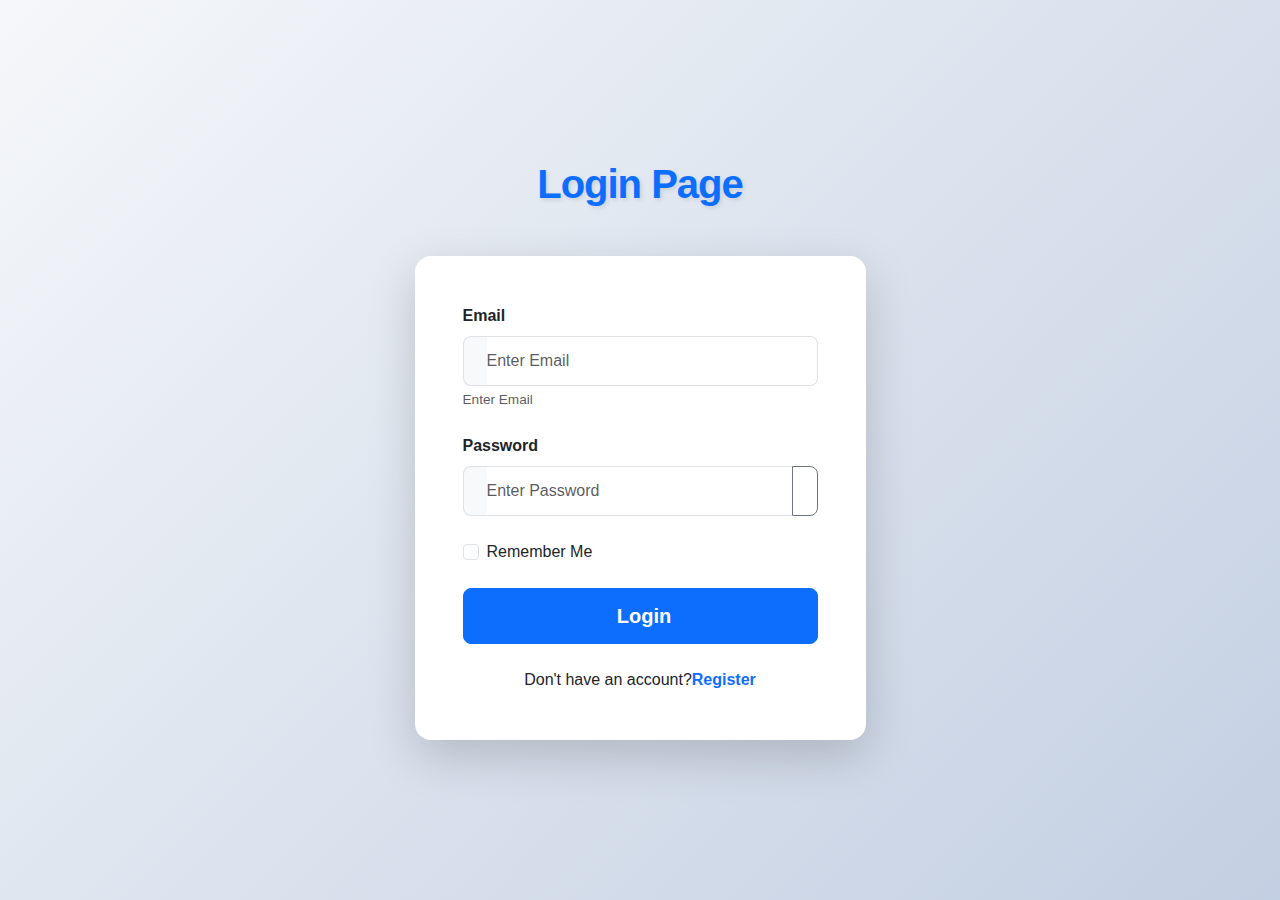
<file: login.html>
<!DOCTYPE html>
<html lang="en">

<head>
    <meta charset="UTF-8">
    <meta name="viewport" content="width=device-width, initial-scale=1.0">
    <title>Decorah | Luxury Furniture Experience</title>
    <link rel="stylesheet" href="css/bootstrap.min.css">
    <link rel="stylesheet" href="css/all.css">
    <link rel="stylesheet" href="css/style.css">
   
</head>

<body>
   
    <div class="container">
        <div class="row justify-content-center align-items-center min-vh-100">
            <div class="col-md-6 col-lg-5">
                <div class="text-center mb-5">
                    <h1 class="eclipse-logo">Login Page</h1>
                </div>
                
                <div class="card shadow-lg border-0">
                    <div class="card-body p-4 p-md-5">
                        <form id="loginForm">
                            <div class="mb-4">
                                <label for="email" class="form-label fw-bold"> Email</label>
                                <div class="input-group">
                                    <span class="input-group-text bg-light border-end-0">
                                        <i class="bi bi-envelope text-primary"></i>
                                    </span>
                                    <input 
                                        type="email" 
                                        class="form-control border-start-0 ps-0" 
                                        id="email" 
                                        placeholder="Enter Email"
                                        required
                                    >
                                </div>
                                <div class="form-text">Enter Email</div>
                            </div>
                            
                            <div class="mb-4">
                                <label for="password" class="form-label fw-bold">Password</label>
                                <div class="input-group">
                                    <span class="input-group-text bg-light border-end-0">
                                        <i class="bi bi-lock text-primary"></i>
                                    </span>
                                    <input 
                                        type="password" 
                                        class="form-control border-start-0 ps-0" 
                                        id="password" 
                                        placeholder="Enter Password"
                                        required
                                    >
                                    <button class="btn btn-outline-secondary" type="button" id="togglePassword">
                                        <i class="bi bi-eye"></i>
                                    </button>
                                </div>
                            </div>
                            
                            <div class="mb-4 form-check">
                                <input type="checkbox" class="form-check-input" id="rememberMe">
                                <label class="form-check-label" for="rememberMe">Remember Me</label>
                            </div>
                            
                            <div class="d-grid mb-4">
                                <button type="submit" class="btn btn-primary btn-lg fw-bold">
                                    <i class="bi bi-box-arrow-in-right me-2"></i>Login
                                </button>
                            </div>
                            
                            <div class="text-center">
                                <p class="mb-0">Don't have an account?<a href="register.html" class="fw-bold text-primary text-decoration-none">Register</a></p>
                            </div>
                        </form>
                    </div>
                </div>
                
                <div id="loginAlert" class="alert alert-danger mt-4 d-none" role="alert"></div>
                
                
            </div>
        </div>
    </div>

    
    <script src="js/bootstrap.min.js"></script>
    <script src="js/script.js"></script>
</body>

</html>
</file>
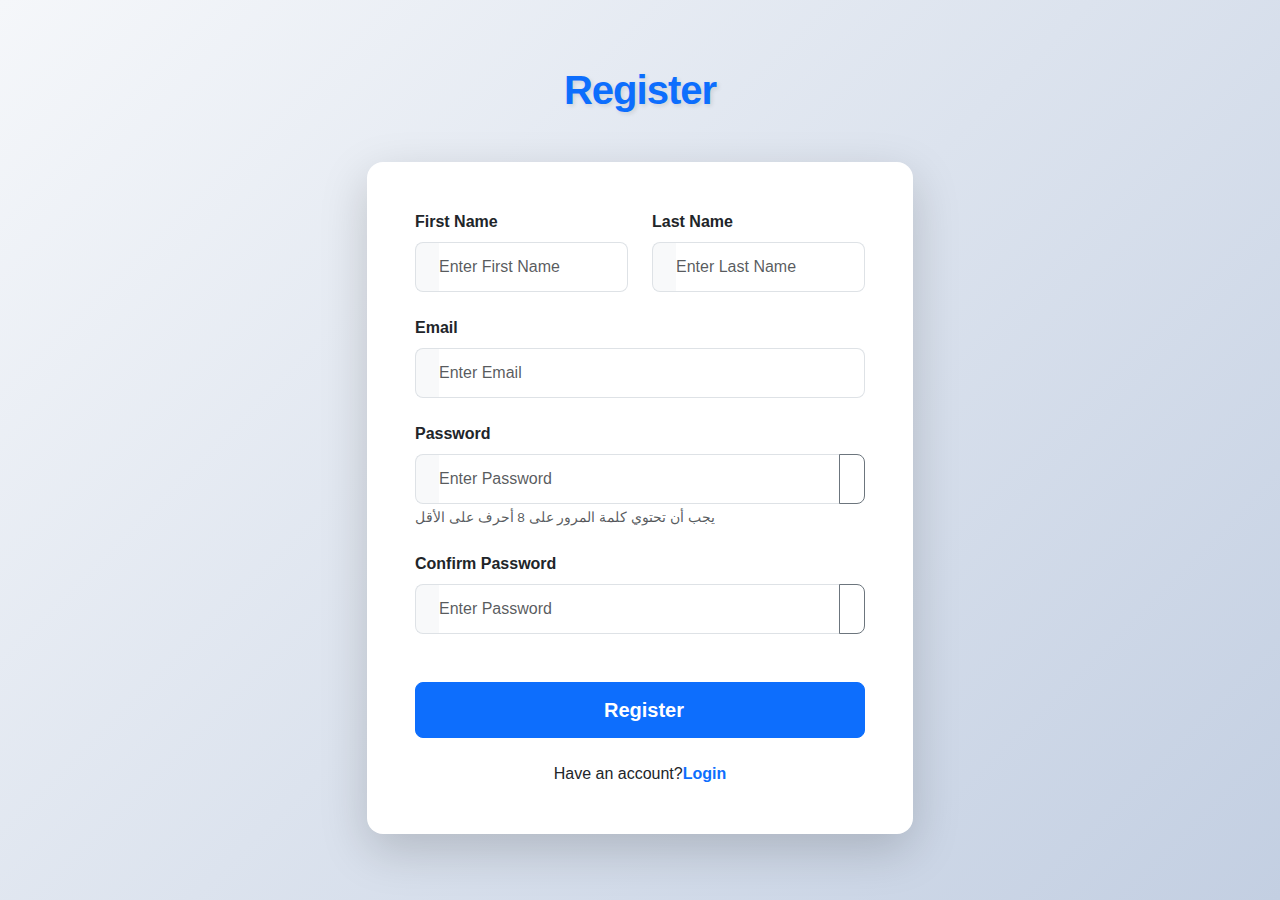
<file: register.html>
<!DOCTYPE html>
<html lang="en">

<head>
    <meta charset="UTF-8">
    <meta name="viewport" content="width=device-width, initial-scale=1.0">
    <title>Decorah | Luxury Furniture Experience</title>
    <link rel="stylesheet" href="css/bootstrap.min.css">
    <link rel="stylesheet" href="css/all.css">
    <link rel="stylesheet" href="css/style.css">
   
</head>

<body>

    <div class="container">
        <div class="row justify-content-center align-items-center min-vh-100">
            <div class="col-md-7 col-lg-6">
                <div class="text-center mb-5">
                    <h1 class="eclipse-logo">Register</h1>
                </div>
                
                <div class="card shadow-lg border-0">
                    <div class="card-body p-4 p-md-5">
                        <form id="registerForm">
                            <div class="row mb-4">
                                <div class="col-md-6 mb-3 mb-md-0">
                                    <label for="firstName" class="form-label fw-bold">First Name</label>
                                    <div class="input-group">
                                        <span class="input-group-text bg-light border-end-0">
                                            <i class="bi bi-person text-primary"></i>
                                        </span>
                                        <input 
                                            type="text" 
                                            class="form-control border-start-0 ps-0" 
                                            id="firstName" 
                                            placeholder="Enter First Name"
                                            required
                                        >
                                    </div>
                                </div>
                                
                                <div class="col-md-6">
                                    <label for="lastName" class="form-label fw-bold">Last Name</label>
                                    <div class="input-group">
                                        <span class="input-group-text bg-light border-end-0">
                                            <i class="bi bi-person text-primary"></i>
                                        </span>
                                        <input 
                                            type="text" 
                                            class="form-control border-start-0 ps-0" 
                                            id="lastName" 
                                            placeholder="Enter Last Name"
                                            required
                                        >
                                    </div>
                                </div>
                            </div>
                            
                            <div class="mb-4">
                                <label for="regEmail" class="form-label fw-bold">Email</label>
                                <div class="input-group">
                                    <span class="input-group-text bg-light border-end-0">
                                        <i class="bi bi-envelope text-primary"></i>
                                    </span>
                                    <input 
                                        type="email" 
                                        class="form-control border-start-0 ps-0" 
                                        id="regEmail" 
                                        placeholder="Enter Email"
                                        required
                                    >
                                </div>
                            </div>
                            
                            <div class="mb-4">
                                <label for="regPassword" class="form-label fw-bold">Password</label>
                                <div class="input-group">
                                    <span class="input-group-text bg-light border-end-0">
                                        <i class="bi bi-lock text-primary"></i>
                                    </span>
                                    <input 
                                        type="password" 
                                        class="form-control border-start-0 ps-0" 
                                        id="regPassword" 
                                        placeholder="Enter Password"
                                        required
                                    >
                                    <button class="btn btn-outline-secondary" type="button" id="toggleRegPassword">
                                        <i class="bi bi-eye"></i>
                                    </button>
                                </div>
                                <div class="form-text">يجب أن تحتوي كلمة المرور على 8 أحرف على الأقل</div>
                            </div>
                            
                            <div class="mb-5">
                                <label for="confirmPassword" class="form-label fw-bold">Confirm Password</label>
                                <div class="input-group">
                                    <span class="input-group-text bg-light border-end-0">
                                        <i class="bi bi-lock-fill text-primary"></i>
                                    </span>
                                    <input 
                                        type="password" 
                                        class="form-control border-start-0 ps-0" 
                                        id="confirmPassword" 
                                        placeholder="Enter Password"
                                        required
                                    >
                                    <button class="btn btn-outline-secondary" type="button" id="toggleConfirmPassword">
                                        <i class="bi bi-eye"></i>
                                    </button>
                                </div>
                            </div>
                            
                            <div class="d-grid mb-4">
                                <button type="submit" class="btn btn-primary btn-lg fw-bold">
                                    <i class="bi bi-person-plus me-2"></i>Register
                                </button>
                            </div>
                            
                            <div class="text-center">
                                <p class="mb-0">Have an account?<a href="login.html" class="fw-bold text-primary text-decoration-none">Login</a></p>
                            </div>
                        </form>
                    </div>
                </div>
                
                <div id="registerAlert" class="alert alert-success mt-4 d-none" role="alert"></div>
                
                
            </div>
        </div>
    </div>




    <script src="js/bootstrap.min.js"></script>
    <script src="js/script.js"></script>
</body>

</html>
</file>
<file: css/style.css>
* {
    margin: 0;
    padding: 0;
    box-sizing: border-box;
}


body {
    background: linear-gradient(135deg, #f5f7fa 0%, #c3cfe2 100%);
    font-family: 'Segoe UI', Tahoma, Geneva, Verdana, sans-serif;
    min-height: 100vh;
}

.eclipse-logo {
    color: #0d6efd;
    font-weight: 800;
    letter-spacing: -1px;
    text-shadow: 2px 2px 4px rgba(0, 0, 0, 0.1);
    margin-bottom: 0.5rem;
}

.card {
    border-radius: 1rem;
    overflow: hidden;
    transition: transform 0.3s ease;
}

.card:hover {
    transform: translateY(-5px);
}

.form-control {
    padding: 0.75rem 1rem;
    border: 1px solid #dee2e6;
    border-radius: 0.5rem;
}

.form-control:focus {
    box-shadow: 0 0 0 0.25rem rgba(13, 110, 253, 0.15);
    border-color: #86b7fe;
}

.input-group-text {
    border-radius: 0.5rem 0 0 0.5rem;
    border: 1px solid #dee2e6;
    background-color: #f8f9fa;
}

.btn-primary {
    background-color: #0d6efd;
    border-color: #0d6efd;
    padding: 0.75rem;
    border-radius: 0.5rem;
    transition: all 0.3s ease;
}

.btn-primary:hover {
    background-color: #0b5ed7;
    border-color: #0a58ca;
    transform: translateY(-2px);
}

.btn-outline-secondary {
    border-radius: 0 0.5rem 0.5rem 0;
}

.form-check-input:checked {
    background-color: #0d6efd;
    border-color: #0d6efd;
}

a {
    transition: all 0.3s ease;
}

a:hover {
    text-decoration: underline !important;
}

.alert {
    border-radius: 0.75rem;
    border: none;
}

.form-text {
    font-size: 0.85rem;
    margin-top: 0.25rem;
}

@media (max-width: 768px) {
    .card-body {
        padding: 1.5rem !important;
    }
    
    .eclipse-logo {
        font-size: 2rem;
    }
}

.min-vh-100 {
    min-height: 100vh;
}
</file>
